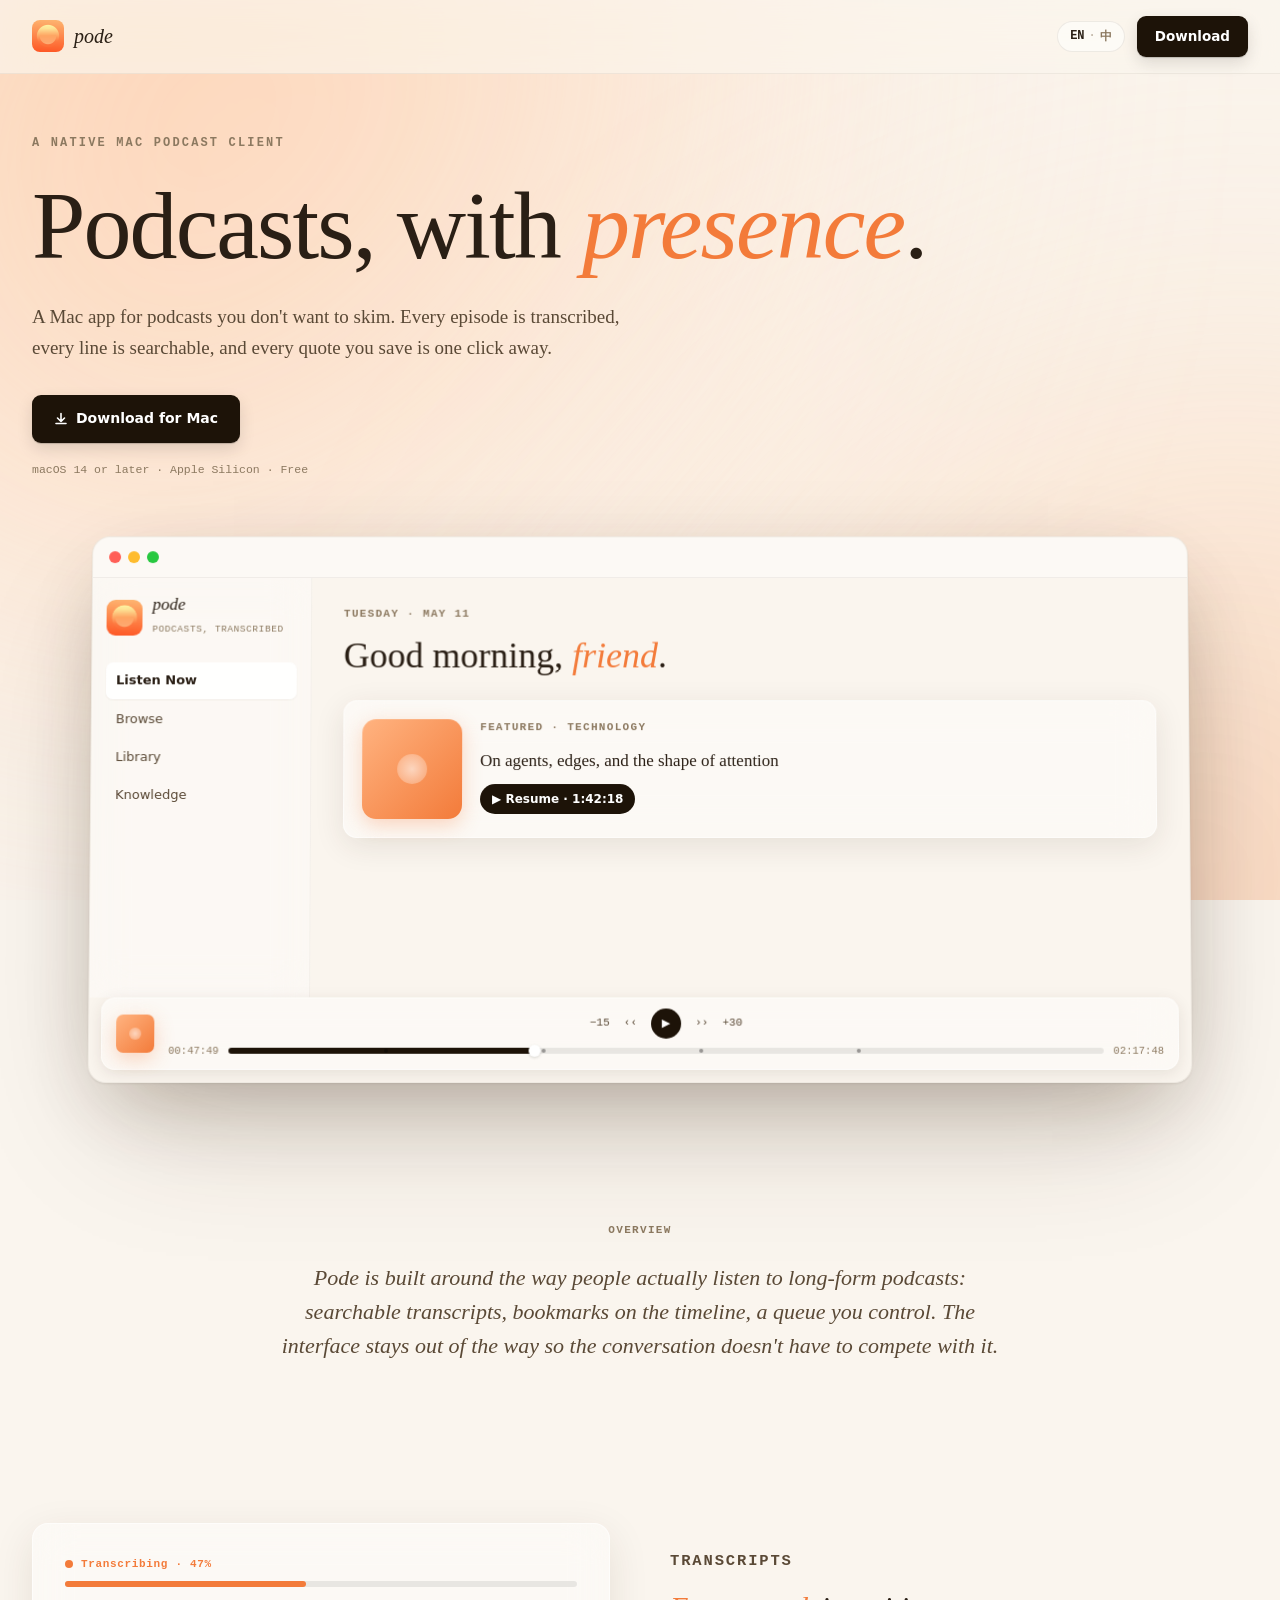
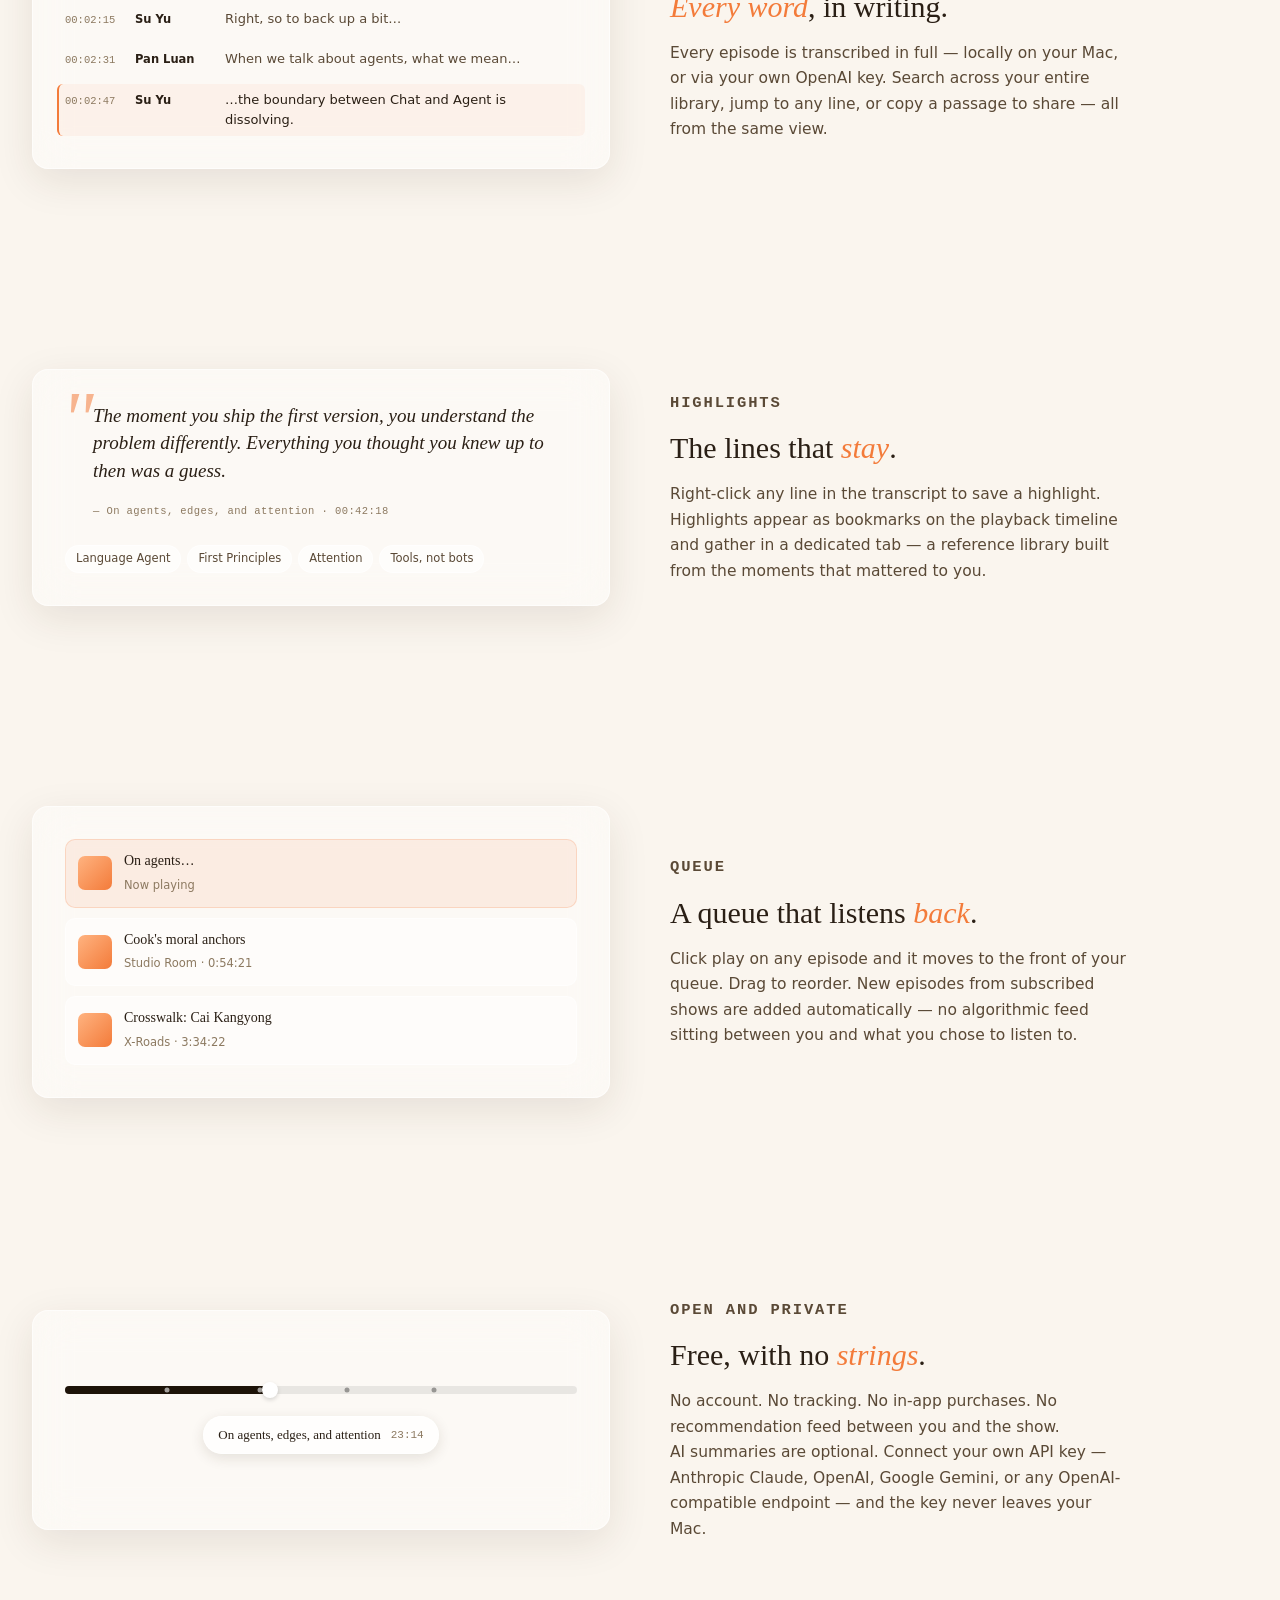
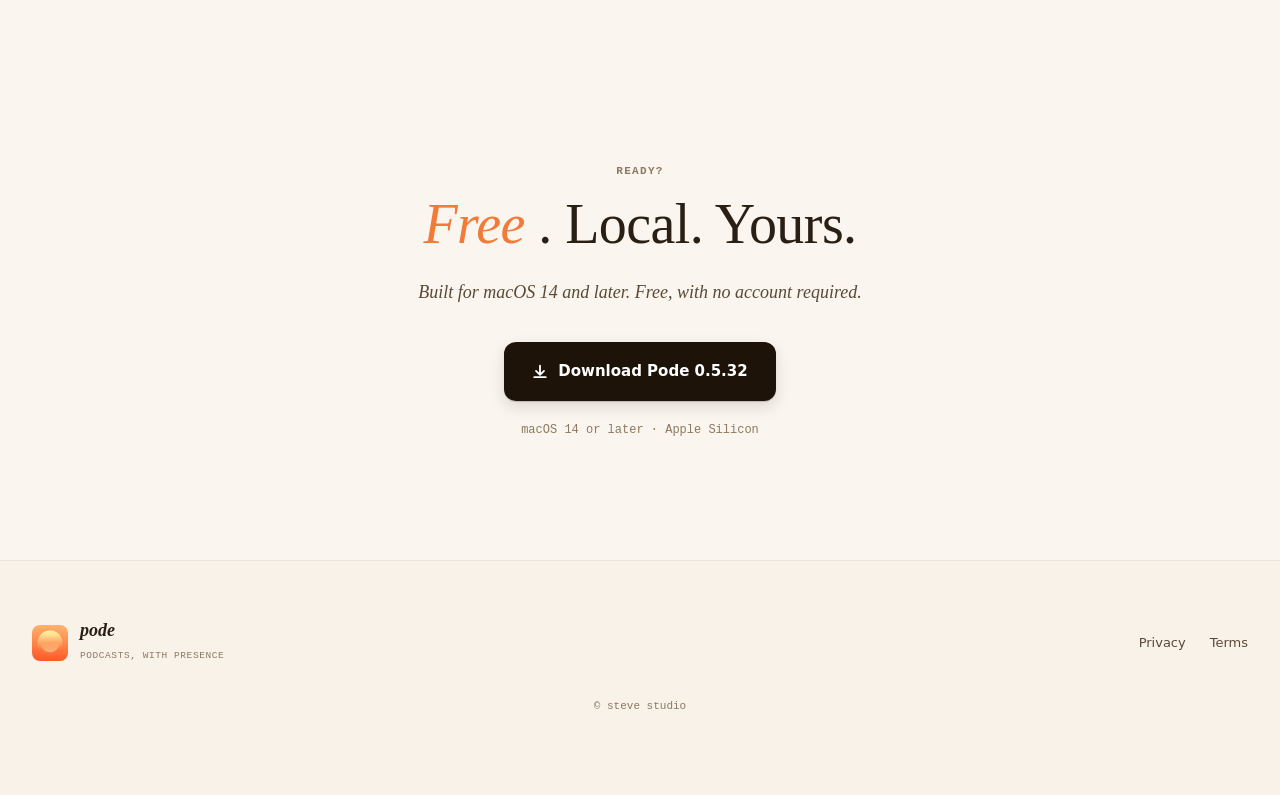
<file: docs/index.html>
<!DOCTYPE html>
<html lang="en" data-theme="light">
<head>
    <meta charset="UTF-8">
    <meta name="viewport" content="width=device-width, initial-scale=1.0">
    <title>Pode — Podcasts, with presence.</title>
    <meta name="description" content="A native Mac app for podcasts you actually want to remember. Beautifully transcribed, quietly organized, built around your attention.">

    <meta property="og:title" content="Pode — Podcasts, with presence.">
    <meta property="og:description" content="A native Mac app for podcasts you actually want to remember.">
    <meta property="og:image" content="./assets/icon-1024.png">
    <meta property="og:type" content="website">
    <meta name="twitter:card" content="summary_large_image">

    <link rel="icon" href="./assets/icon-1024.png">
    <link rel="apple-touch-icon" href="./assets/icon-1024.png">
    <link rel="stylesheet" href="./styles.css">
</head>
<body>
    <div class="bloom" aria-hidden="true">
        <div class="bloom__blob bloom__blob--a"></div>
        <div class="bloom__blob bloom__blob--b"></div>
    </div>

    <!-- ─────────────────  NAV  ───────────────── -->
    <nav class="nav">
        <a class="nav__brand" href="#">
            <img class="nav__icon" src="./assets/icon-128.png" alt="Pode">
            <span class="nav__wordmark">pode</span>
        </a>
        <div class="nav__right">
            <button class="lang-toggle" id="lang-toggle" aria-label="Toggle language">
                <span class="lang-toggle__opt" data-lang-opt="en">EN</span>
                <span class="lang-toggle__sep">·</span>
                <span class="lang-toggle__opt" data-lang-opt="zh">中</span>
            </button>
            <a class="btn btn--primary nav__cta" href="#download">
                <span data-i18n="nav.download">Download</span>
            </a>
        </div>
    </nav>

    <!-- ─────────────────  HERO  ───────────────── -->
    <header class="hero">
        <div class="hero__inner">
            <div class="hero__eyebrow" data-i18n="hero.eyebrow">A NATIVE MAC PODCAST CLIENT</div>

            <h1 class="hero__title">
                <span data-i18n="hero.title.before">Podcasts, with</span>
                <em data-i18n="hero.title.em">presence</em><span data-i18n="hero.title.after">.</span>
            </h1>

            <p class="hero__sub" data-i18n="hero.sub">
                A Mac app for podcasts you don't want to skim. Every episode is
                transcribed, every line is searchable, and every quote you save
                is one click away.
            </p>

            <div class="hero__actions">
                <a class="btn btn--primary btn--lg" href="#download">
                    <svg width="14" height="14" viewBox="0 0 14 14" fill="none" stroke="currentColor" stroke-width="1.6" stroke-linecap="round" stroke-linejoin="round" style="margin-right: 8px;">
                        <path d="M7 1.5v8M3.5 6L7 9.5 10.5 6M2 11.5h10"/>
                    </svg>
                    <span data-i18n="hero.cta.primary">Download for Mac</span>
                </a>
            </div>

            <p class="hero__meta">
                <span data-i18n="hero.req">macOS 14 or later · Apple Silicon · Free</span>
            </p>

            <!-- Hero mockup ----------------------------------------------------->
            <div class="hero__mockup">
                <div class="window">
                    <div class="window__chrome">
                        <span class="dot dot--red"></span>
                        <span class="dot dot--yellow"></span>
                        <span class="dot dot--green"></span>
                    </div>
                    <div class="window__body">
                        <aside class="window__sidebar">
                            <div class="window__brand">
                                <img src="./assets/icon-128.png" alt="">
                                <div>
                                    <strong>pode</strong>
                                    <small data-i18n="mockup.tagline">podcasts, transcribed</small>
                                </div>
                            </div>
                            <ul class="window__nav">
                                <li class="active"><span data-i18n="mockup.nav.listen">Listen Now</span></li>
                                <li><span data-i18n="mockup.nav.browse">Browse</span></li>
                                <li><span data-i18n="mockup.nav.library">Library</span></li>
                                <li><span data-i18n="mockup.nav.knowledge">Knowledge</span></li>
                            </ul>
                        </aside>
                        <main class="window__main">
                            <p class="eyebrow" data-i18n="mockup.today">TUESDAY · MAY 11</p>
                            <h2><span data-i18n="mockup.greeting.before">Good morning,</span> <em data-i18n="mockup.greeting.em">friend</em>.</h2>
                            <div class="window__featured">
                                <div class="window__cover"></div>
                                <div class="window__featured-meta">
                                    <p class="eyebrow" data-i18n="mockup.featured">FEATURED · TECHNOLOGY</p>
                                    <h3 data-i18n="mockup.epTitle">On agents, edges, and the shape of attention</h3>
                                    <div class="window__chip-row">
                                        <span class="chip chip--play">▶ <span data-i18n="mockup.resume">Resume · 1:42:18</span></span>
                                    </div>
                                </div>
                            </div>
                        </main>
                    </div>

                    <div class="window__dock">
                        <div class="window__cover window__cover--mini"></div>
                        <div class="window__dock-mid">
                            <div class="window__transport">
                                <span>−15</span><span>‹‹</span><span class="play">▶</span><span>››</span><span>+30</span>
                            </div>
                            <div class="window__scrub">
                                <span class="time">00:47:49</span>
                                <div class="track">
                                    <div class="track__fill"></div>
                                    <div class="track__dot" style="left: 18%"></div>
                                    <div class="track__dot" style="left: 36%"></div>
                                    <div class="track__dot" style="left: 54%"></div>
                                    <div class="track__dot" style="left: 72%"></div>
                                    <div class="track__handle"></div>
                                </div>
                                <span class="time">02:17:48</span>
                            </div>
                        </div>
                    </div>
                </div>
            </div>
        </div>
    </header>

    <!-- ─────────────────  OVERVIEW  ───────────────── -->
    <!-- A short brand statement between hero and feature sections.
         Sets the product positioning in one paragraph. -->
    <section class="section section--manifesto">
        <div class="section__inner manifesto">
            <p class="eyebrow" data-i18n="manifesto.eyebrow">OVERVIEW</p>
            <p class="manifesto__body" data-i18n="manifesto.body">
                Pode is built around the way people actually listen to long-form
                podcasts: searchable transcripts, bookmarks on the timeline, a
                queue you control. The interface stays out of the way so the
                conversation doesn't have to compete with it.
            </p>
        </div>
    </section>

    <!-- ─────────────────  STORY 1 — Transcription  ───────────────── -->
    <section class="section">
        <div class="section__inner">
            <div class="feature">
                <div class="feature__visual feature__visual--transcribe">
                    <div class="t-stage">
                        <span class="t-stage__dot"></span>
                        <span class="mono" data-i18n="feat.transcribe.stage">Transcribing · 47%</span>
                    </div>
                    <div class="t-bar"><div class="t-bar__fill"></div></div>
                    <div class="t-lines">
                        <div><span class="mono">00:02:15</span><em>Su Yu</em> Right, so to back up a bit…</div>
                        <div><span class="mono">00:02:31</span><em>Pan Luan</em> When we talk about agents, what we mean…</div>
                        <div class="t-line--active"><span class="mono">00:02:47</span><em>Su Yu</em> …the boundary between Chat and Agent is dissolving.</div>
                    </div>
                </div>
                <div class="feature__body">
                    <p class="eyebrow" data-i18n="story.t.eyebrow">TRANSCRIPTS</p>
                    <h3>
                        <em data-i18n="story.t.title.em">Every word</em><span data-i18n="story.t.title.after">, in writing.</span>
                    </h3>
                    <p data-i18n="story.t.body">
                        Every episode is transcribed in full — locally on your Mac,
                        or via your own OpenAI key. Search across your entire
                        library, jump to any line, or copy a passage to share —
                        all from the same view.
                    </p>
                </div>
            </div>
        </div>
    </section>

    <!-- ─────────────────  STORY 2 — Highlights / canon  ───────────────── -->
    <section class="section">
        <div class="section__inner">
            <div class="feature feature--alt">
                <div class="feature__body">
                    <p class="eyebrow" data-i18n="story.h.eyebrow">HIGHLIGHTS</p>
                    <h3>
                        <span data-i18n="story.h.title.before">The lines that</span>
                        <em data-i18n="story.h.title.em">stay</em><span data-i18n="story.h.title.after">.</span>
                    </h3>
                    <p data-i18n="story.h.body">
                        Right-click any line in the transcript to save a highlight.
                        Highlights appear as bookmarks on the playback timeline and
                        gather in a dedicated tab — a reference library built from
                        the moments that mattered to you.
                    </p>
                </div>
                <div class="feature__visual feature__visual--canon">
                    <div class="canon-quote">
                        <span class="canon-quote__mark">"</span>
                        <p data-i18n="story.h.quote">The moment you ship the first version, you understand the problem differently. Everything you thought you knew up to then was a guess.</p>
                        <small data-i18n="story.h.quote.attr">— On agents, edges, and attention · 00:42:18</small>
                    </div>
                    <div class="canon-chips">
                        <span class="ai-chip" data-i18n="story.h.chip1">Language Agent</span>
                        <span class="ai-chip" data-i18n="story.h.chip2">First Principles</span>
                        <span class="ai-chip" data-i18n="story.h.chip3">Attention</span>
                        <span class="ai-chip" data-i18n="story.h.chip4">Tools, not bots</span>
                    </div>
                </div>
            </div>
        </div>
    </section>

    <!-- ─────────────────  STORY 3 — Queue / attention  ───────────────── -->
    <section class="section">
        <div class="section__inner">
            <div class="feature">
                <div class="feature__visual feature__visual--queue">
                    <div class="queue-row queue-row--now">
                        <span class="queue-row__cover"></span>
                        <div>
                            <strong>On agents…</strong>
                            <small data-i18n="feat.queue.now">Now playing</small>
                        </div>
                    </div>
                    <div class="queue-row">
                        <span class="queue-row__cover"></span>
                        <div>
                            <strong data-i18n="feat.queue.up1">Cook's moral anchors</strong>
                            <small>Studio Room · 0:54:21</small>
                        </div>
                    </div>
                    <div class="queue-row">
                        <span class="queue-row__cover"></span>
                        <div>
                            <strong data-i18n="feat.queue.up2">Crosswalk: Cai Kangyong</strong>
                            <small>X-Roads · 3:34:22</small>
                        </div>
                    </div>
                </div>
                <div class="feature__body">
                    <p class="eyebrow" data-i18n="story.q.eyebrow">QUEUE</p>
                    <h3>
                        <span data-i18n="story.q.title.before">A queue that listens</span>
                        <em data-i18n="story.q.title.em">back</em><span data-i18n="story.q.title.after">.</span>
                    </h3>
                    <p data-i18n="story.q.body">
                        Click play on any episode and it moves to the front of
                        your queue. Drag to reorder. New episodes from subscribed
                        shows are added automatically — no algorithmic feed
                        sitting between you and what you chose to listen to.
                    </p>
                </div>
            </div>
        </div>
    </section>

    <!-- ─────────────────  STORY 4 — Interface  ───────────────── -->
    <section class="section">
        <div class="section__inner">
            <div class="feature feature--alt">
                <div class="feature__body">
                    <p class="eyebrow" data-i18n="story.i.eyebrow">OPEN AND PRIVATE</p>
                    <h3>
                        <span data-i18n="story.i.title.before">Free, with no</span>
                        <em data-i18n="story.i.title.em">strings</em><span data-i18n="story.i.title.after">.</span>
                    </h3>
                    <p data-i18n="story.i.body">
                        No account. No tracking. No in-app purchases. No
                        recommendation feed between you and the show.
                    </p>
                    <p data-i18n="story.i.tail">
                        AI summaries are optional. Connect your own API key —
                        Anthropic Claude, OpenAI, Google Gemini, or any
                        OpenAI-compatible endpoint — and the key never leaves
                        your Mac.
                    </p>
                </div>
                <div class="feature__visual feature__visual--scrubber">
                    <div class="mini-track">
                        <div class="mini-track__fill"></div>
                        <div class="mini-track__dot" style="left: 20%"></div>
                        <div class="mini-track__dot" style="left: 38%"></div>
                        <div class="mini-track__dot" style="left: 55%"></div>
                        <div class="mini-track__dot" style="left: 72%"></div>
                        <div class="mini-track__handle"></div>
                    </div>
                    <div class="mini-pill">
                        <span data-i18n="story.i.pillTitle">On agents, edges, and attention</span>
                        <span class="mono">23:14</span>
                    </div>
                </div>
            </div>
        </div>
    </section>

    <!-- ─────────────────  DOWNLOAD  ───────────────── -->
    <section class="section section--cta" id="download">
        <div class="section__inner cta">
            <p class="eyebrow" data-i18n="cta.eyebrow">READY?</p>
            <h2 class="section__title">
                <em data-i18n="cta.title.em">Free</em>
                <span data-i18n="cta.title.after">. Local. Yours.</span>
            </h2>
            <p class="cta__sub" data-i18n="cta.sub">
                Built for macOS 14 and later. Free, with no account required.
            </p>

            <a class="btn btn--primary btn--xl" href="./assets/Pode-0.5.32.dmg" download>
                <svg width="16" height="16" viewBox="0 0 14 14" fill="none" stroke="currentColor" stroke-width="1.6" stroke-linecap="round" stroke-linejoin="round" style="margin-right: 10px;">
                    <path d="M7 1.5v8M3.5 6L7 9.5 10.5 6M2 11.5h10"/>
                </svg>
                <span data-i18n="cta.btn">Download Pode 0.5.32</span>
            </a>

            <p class="cta__meta">
                <span data-i18n="cta.req">macOS 14 or later · Apple Silicon</span>
            </p>
        </div>
    </section>

    <!-- ─────────────────  FOOTER  ───────────────── -->
    <footer class="footer">
        <div class="footer__inner">
            <div class="footer__brand">
                <img src="./assets/icon-128.png" alt="">
                <div>
                    <strong>pode</strong>
                    <small data-i18n="footer.tagline">podcasts, with presence</small>
                </div>
            </div>
            <div class="footer__links">
                <a href="./privacy.html" data-i18n="footer.privacy">Privacy</a>
                <a href="./terms.html" data-i18n="footer.terms">Terms</a>
            </div>
            <p class="footer__copy" data-i18n="footer.copy">© steve studio</p>
        </div>
    </footer>

    <script src="./app.js"></script>
</body>
</html>
</file>
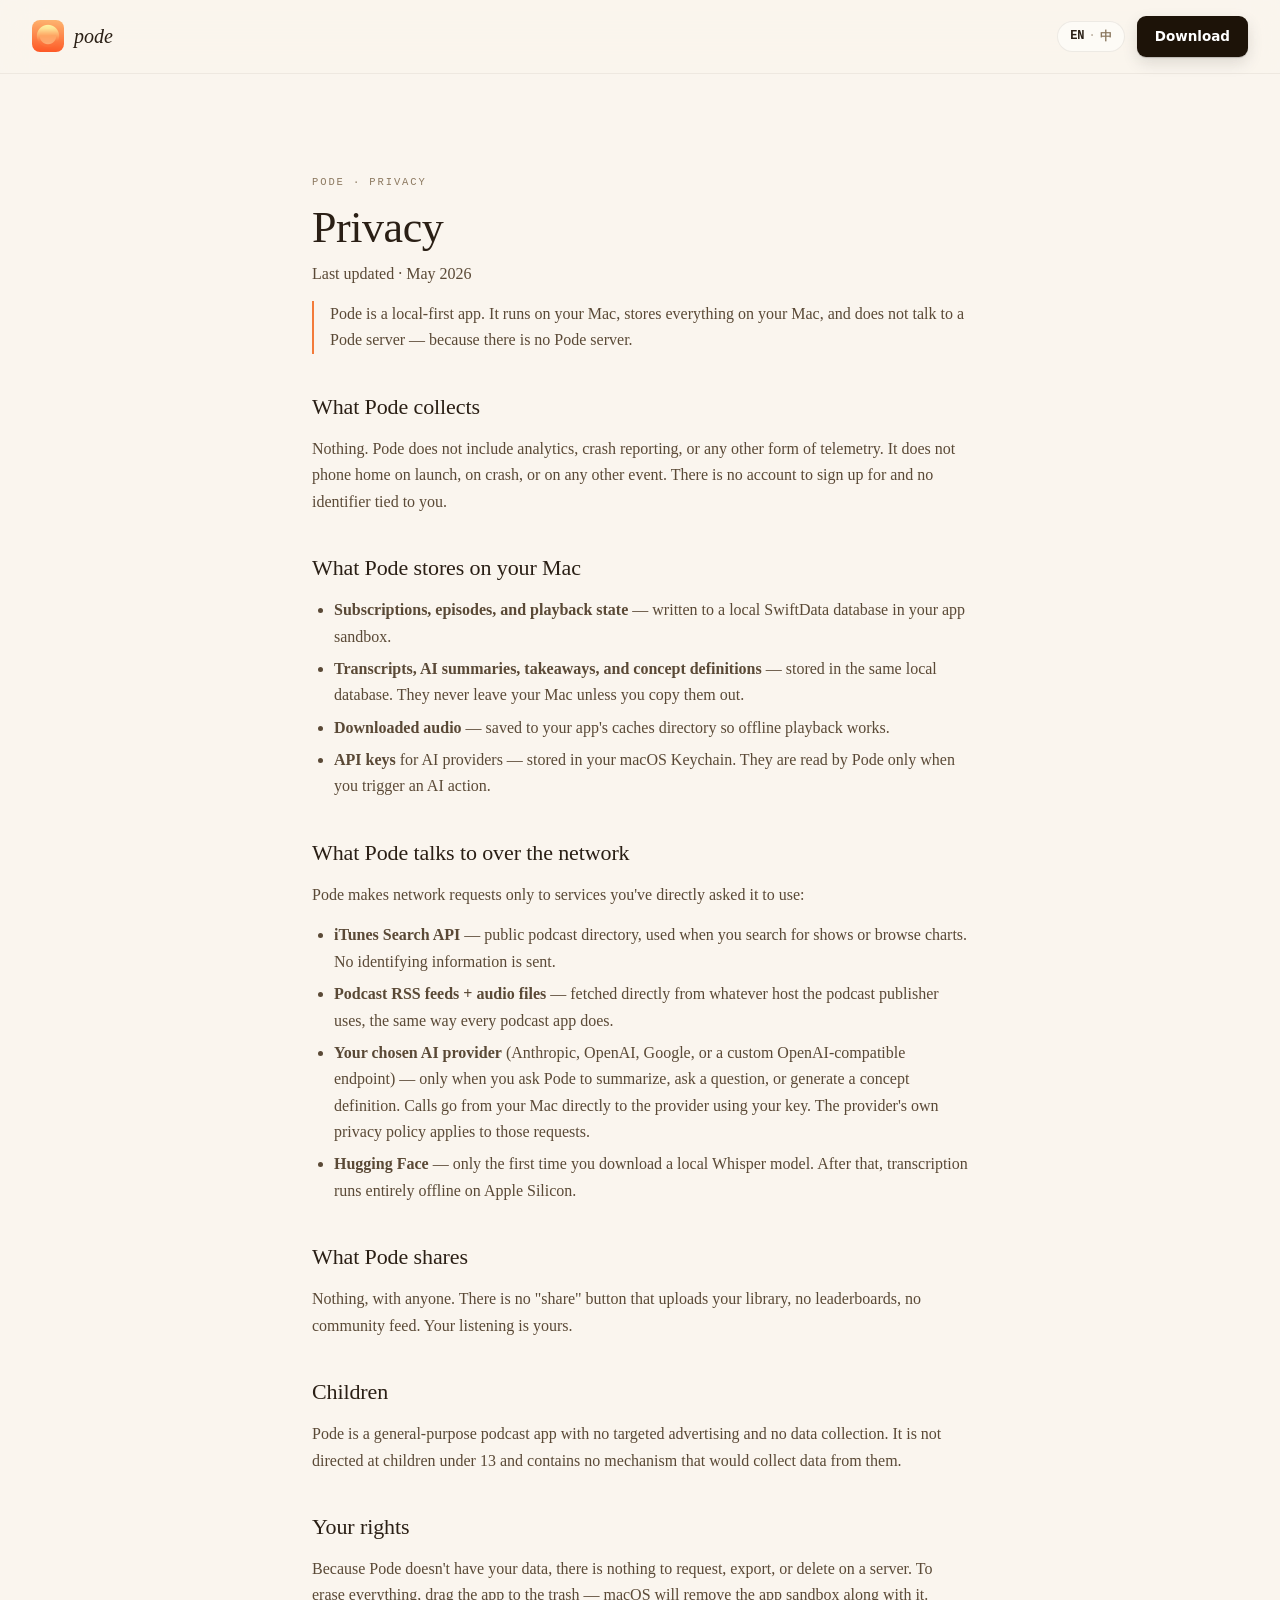
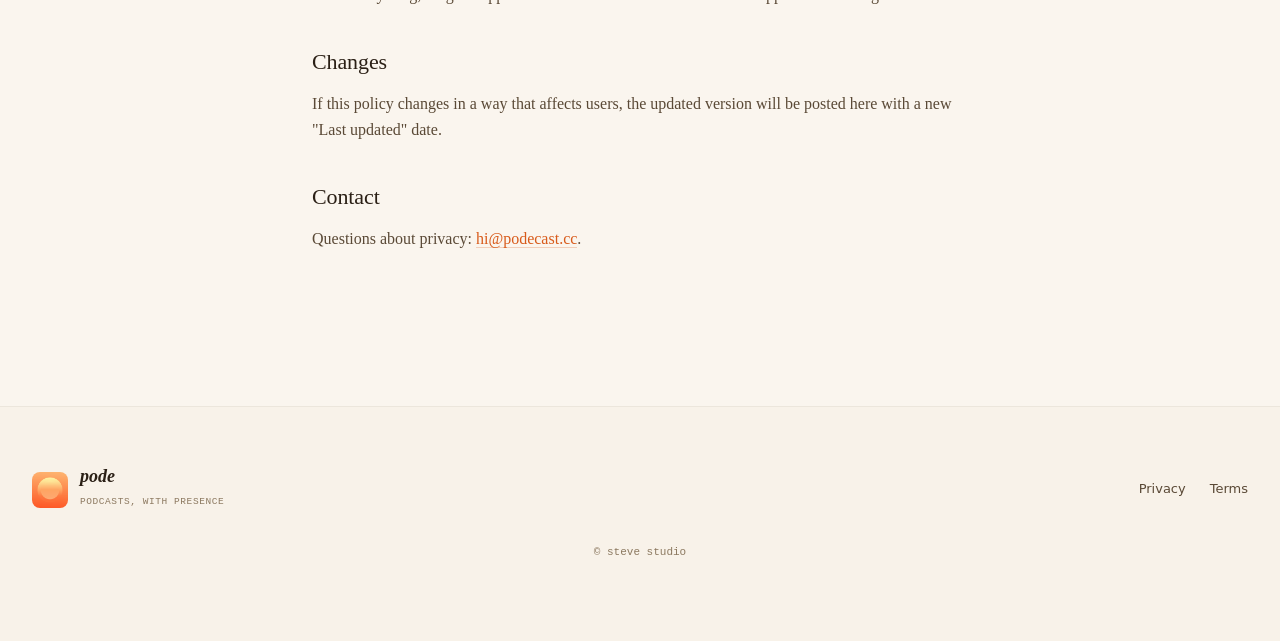
<file: docs/privacy.html>
<!DOCTYPE html>
<html lang="en">
<head>
    <meta charset="UTF-8">
    <meta name="viewport" content="width=device-width, initial-scale=1.0">
    <title>Privacy — Pode</title>
    <meta name="description" content="Pode does not collect telemetry. Everything lives on your Mac.">
    <link rel="icon" href="./assets/icon-1024.png">
    <link rel="apple-touch-icon" href="./assets/icon-1024.png">
    <link rel="stylesheet" href="./styles.css">
</head>
<body>
    <!-- ─────────────────  NAV  ───────────────── -->
    <nav class="nav">
        <a class="nav__brand" href="./">
            <img class="nav__icon" src="./assets/icon-128.png" alt="Pode">
            <span class="nav__wordmark">pode</span>
        </a>
        <div class="nav__right">
            <button class="lang-toggle" id="lang-toggle" aria-label="Toggle language">
                <span class="lang-toggle__opt" data-lang-opt="en">EN</span>
                <span class="lang-toggle__sep">·</span>
                <span class="lang-toggle__opt" data-lang-opt="zh">中</span>
            </button>
            <a class="btn btn--primary nav__cta" href="./#download">
                <span data-i18n="nav.download">Download</span>
            </a>
        </div>
    </nav>

    <main class="legal">
        <div class="legal__eyebrow" data-i18n="privacy.eyebrow">Pode · Privacy</div>
        <h1 data-i18n="privacy.title">Privacy</h1>
        <p class="legal__meta" data-i18n="privacy.updated">Last updated · May 2026</p>

        <p class="legal__lead" data-i18n="privacy.lead">
            Pode is a local-first app. It runs on your Mac, stores everything on your Mac,
            and does not talk to a Pode server — because there is no Pode server.
        </p>

        <h2 data-i18n="privacy.h.collect">What Pode collects</h2>
        <p data-i18n="privacy.collect.body">
            Nothing. Pode does not include analytics, crash reporting, or any other form
            of telemetry. It does not phone home on launch, on crash, or on any other
            event. There is no account to sign up for and no identifier tied to you.
        </p>

        <h2 data-i18n="privacy.h.stores">What Pode stores on your Mac</h2>
        <ul>
            <li data-i18n="privacy.stores.subs">
                <strong>Subscriptions, episodes, and playback state</strong> — written to a local
                SwiftData database in your app sandbox.
            </li>
            <li data-i18n="privacy.stores.transcripts">
                <strong>Transcripts, AI summaries, takeaways, and concept definitions</strong> —
                stored in the same local database. They never leave your Mac unless you copy them out.
            </li>
            <li data-i18n="privacy.stores.audio">
                <strong>Downloaded audio</strong> — saved to your app's caches directory so
                offline playback works.
            </li>
            <li data-i18n="privacy.stores.keys">
                <strong>API keys</strong> for AI providers — stored in your macOS Keychain.
                They are read by Pode only when you trigger an AI action.
            </li>
        </ul>

        <h2 data-i18n="privacy.h.third">What Pode talks to over the network</h2>
        <p data-i18n="privacy.third.lead">
            Pode makes network requests only to services you've directly asked it to use:
        </p>
        <ul>
            <li data-i18n="privacy.third.itunes">
                <strong>iTunes Search API</strong> — public podcast directory, used when
                you search for shows or browse charts. No identifying information is sent.
            </li>
            <li data-i18n="privacy.third.rss">
                <strong>Podcast RSS feeds + audio files</strong> — fetched directly from
                whatever host the podcast publisher uses, the same way every podcast app does.
            </li>
            <li data-i18n="privacy.third.ai">
                <strong>Your chosen AI provider</strong> (Anthropic, OpenAI, Google, or a
                custom OpenAI-compatible endpoint) — only when you ask Pode to summarize,
                ask a question, or generate a concept definition. Calls go from your Mac
                directly to the provider using your key. The provider's own privacy policy
                applies to those requests.
            </li>
            <li data-i18n="privacy.third.hf">
                <strong>Hugging Face</strong> — only the first time you download a local
                Whisper model. After that, transcription runs entirely offline on Apple Silicon.
            </li>
        </ul>

        <h2 data-i18n="privacy.h.share">What Pode shares</h2>
        <p data-i18n="privacy.share.body">
            Nothing, with anyone. There is no "share" button that uploads your library,
            no leaderboards, no community feed. Your listening is yours.
        </p>

        <h2 data-i18n="privacy.h.children">Children</h2>
        <p data-i18n="privacy.children.body">
            Pode is a general-purpose podcast app with no targeted advertising and no
            data collection. It is not directed at children under 13 and contains no
            mechanism that would collect data from them.
        </p>

        <h2 data-i18n="privacy.h.rights">Your rights</h2>
        <p data-i18n="privacy.rights.body">
            Because Pode doesn't have your data, there is nothing to request, export,
            or delete on a server. To erase everything, drag the app to the trash —
            macOS will remove the app sandbox along with it.
        </p>

        <h2 data-i18n="privacy.h.changes">Changes</h2>
        <p data-i18n="privacy.changes.body">
            If this policy changes in a way that affects users, the updated version
            will be posted here with a new "Last updated" date.
        </p>

        <h2 data-i18n="privacy.h.contact">Contact</h2>
        <p data-i18n="privacy.contact.body">
            Questions about privacy: <a href="mailto:hi@podecast.cc">hi@podecast.cc</a>.
        </p>
    </main>

    <footer class="footer">
        <div class="footer__inner">
            <div class="footer__brand">
                <img src="./assets/icon-128.png" alt="">
                <div>
                    <strong>pode</strong>
                    <small data-i18n="footer.tagline">podcasts, with presence</small>
                </div>
            </div>
            <div class="footer__links">
                <a href="./privacy.html" data-i18n="footer.privacy">Privacy</a>
                <a href="./terms.html" data-i18n="footer.terms">Terms</a>
            </div>
            <p class="footer__copy" data-i18n="footer.copy">© steve studio</p>
        </div>
    </footer>

    <script src="./app.js"></script>
</body>
</html>
</file>
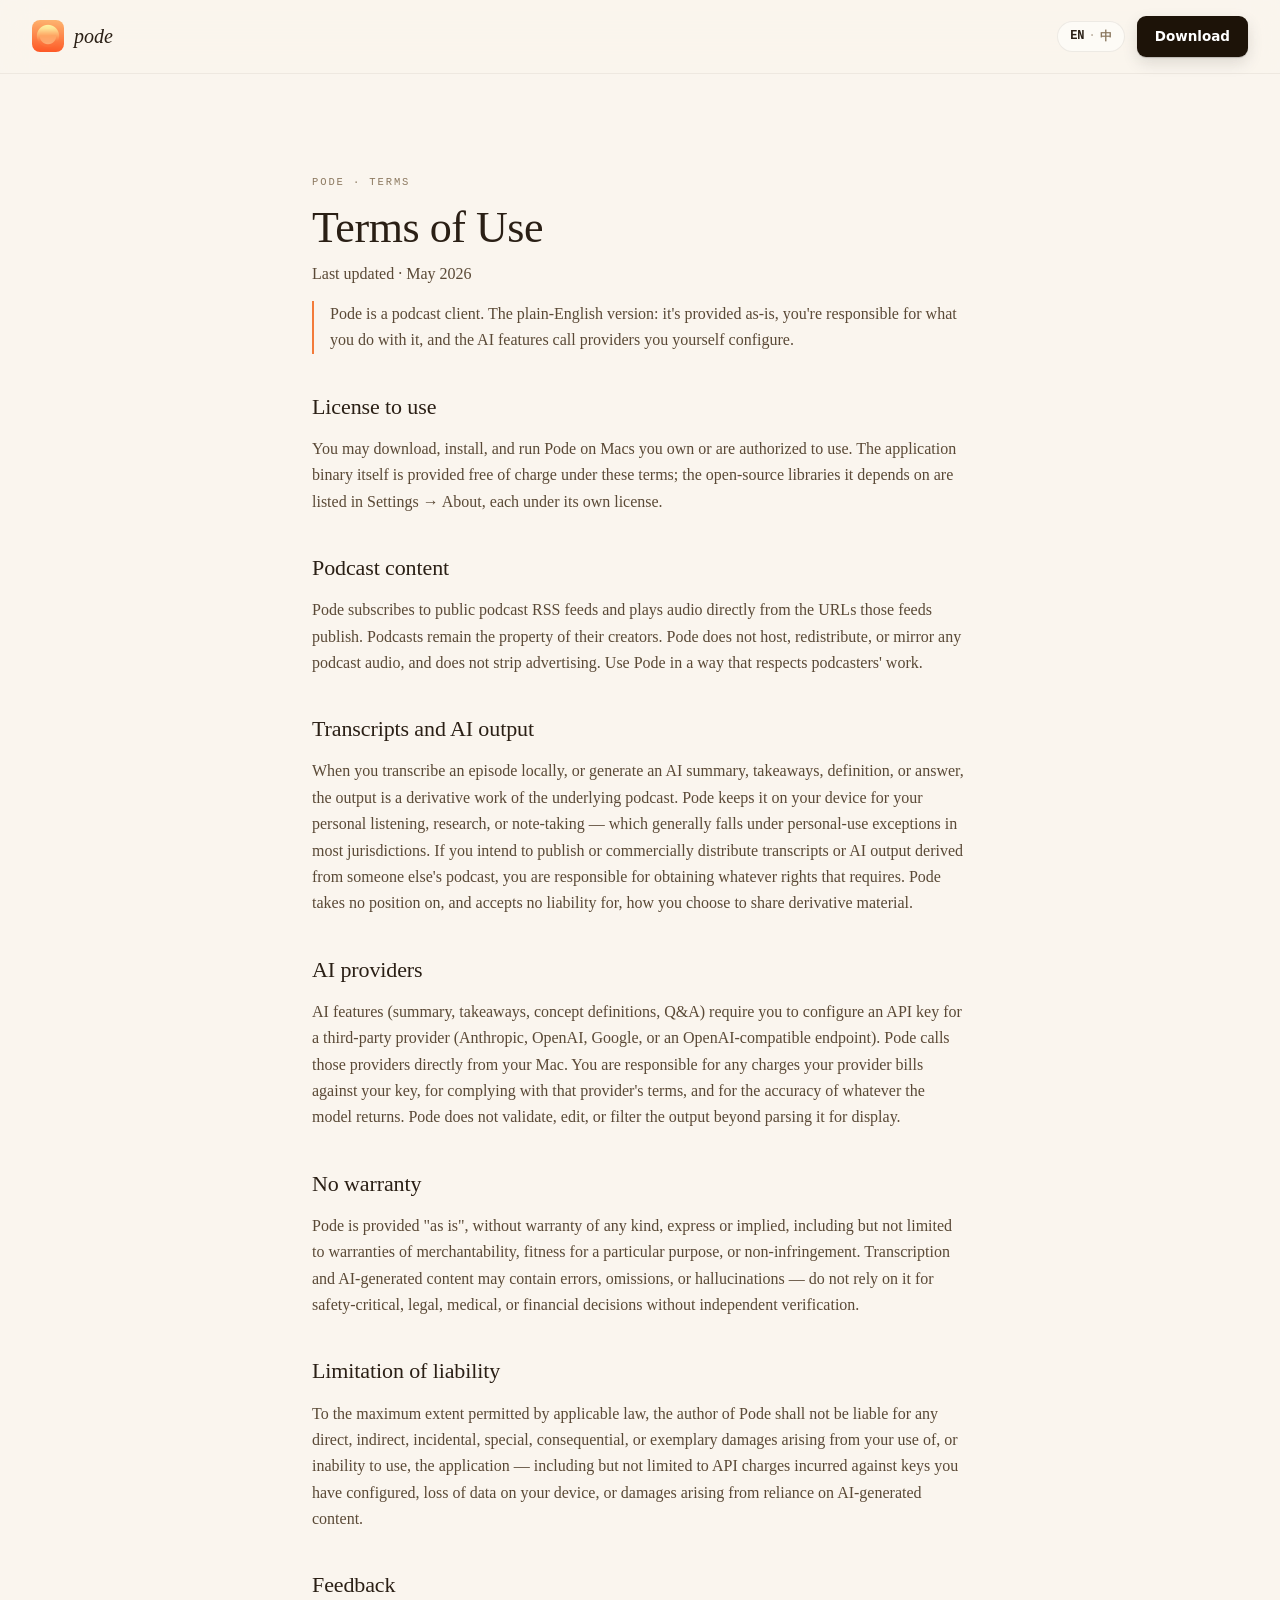
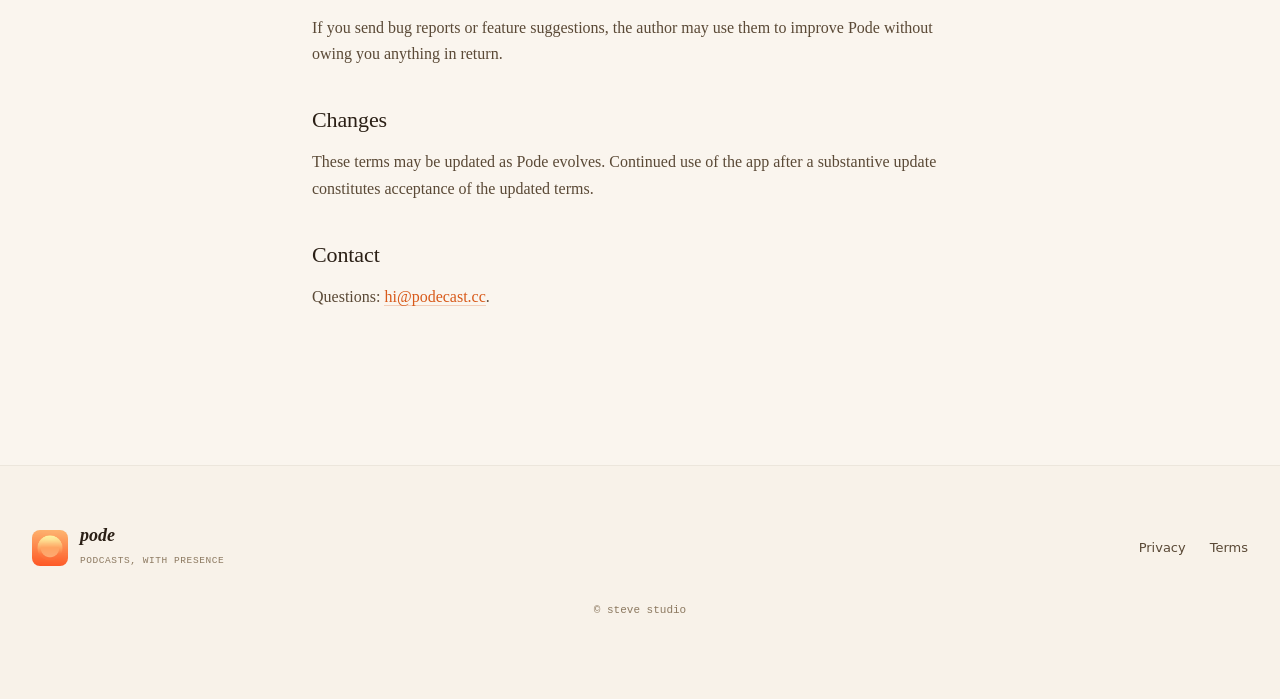
<file: docs/terms.html>
<!DOCTYPE html>
<html lang="en">
<head>
    <meta charset="UTF-8">
    <meta name="viewport" content="width=device-width, initial-scale=1.0">
    <title>Terms — Pode</title>
    <meta name="description" content="Terms of use for the Pode macOS app.">
    <link rel="icon" href="./assets/icon-1024.png">
    <link rel="apple-touch-icon" href="./assets/icon-1024.png">
    <link rel="stylesheet" href="./styles.css">
</head>
<body>
    <nav class="nav">
        <a class="nav__brand" href="./">
            <img class="nav__icon" src="./assets/icon-128.png" alt="Pode">
            <span class="nav__wordmark">pode</span>
        </a>
        <div class="nav__right">
            <button class="lang-toggle" id="lang-toggle" aria-label="Toggle language">
                <span class="lang-toggle__opt" data-lang-opt="en">EN</span>
                <span class="lang-toggle__sep">·</span>
                <span class="lang-toggle__opt" data-lang-opt="zh">中</span>
            </button>
            <a class="btn btn--primary nav__cta" href="./#download">
                <span data-i18n="nav.download">Download</span>
            </a>
        </div>
    </nav>

    <main class="legal">
        <div class="legal__eyebrow" data-i18n="terms.eyebrow">Pode · Terms</div>
        <h1 data-i18n="terms.title">Terms of Use</h1>
        <p class="legal__meta" data-i18n="terms.updated">Last updated · May 2026</p>

        <p class="legal__lead" data-i18n="terms.lead">
            Pode is a podcast client. The plain-English version: it's provided as-is,
            you're responsible for what you do with it, and the AI features call
            providers you yourself configure.
        </p>

        <h2 data-i18n="terms.h.license">License to use</h2>
        <p data-i18n="terms.license.body">
            You may download, install, and run Pode on Macs you own or are authorized
            to use. The application binary itself is provided free of charge under
            these terms; the open-source libraries it depends on are listed in
            Settings → About, each under its own license.
        </p>

        <h2 data-i18n="terms.h.content">Podcast content</h2>
        <p data-i18n="terms.content.body">
            Pode subscribes to public podcast RSS feeds and plays audio directly from
            the URLs those feeds publish. Podcasts remain the property of their
            creators. Pode does not host, redistribute, or mirror any podcast audio,
            and does not strip advertising. Use Pode in a way that respects
            podcasters' work.
        </p>

        <h2 data-i18n="terms.h.transcripts">Transcripts and AI output</h2>
        <p data-i18n="terms.transcripts.body">
            When you transcribe an episode locally, or generate an AI summary,
            takeaways, definition, or answer, the output is a derivative work of the
            underlying podcast. Pode keeps it on your device for your personal
            listening, research, or note-taking — which generally falls under
            personal-use exceptions in most jurisdictions. If you intend to publish
            or commercially distribute transcripts or AI output derived from someone
            else's podcast, you are responsible for obtaining whatever rights that
            requires. Pode takes no position on, and accepts no liability for, how
            you choose to share derivative material.
        </p>

        <h2 data-i18n="terms.h.ai">AI providers</h2>
        <p data-i18n="terms.ai.body">
            AI features (summary, takeaways, concept definitions, Q&A) require you to
            configure an API key for a third-party provider (Anthropic, OpenAI,
            Google, or an OpenAI-compatible endpoint). Pode calls those providers
            directly from your Mac. You are responsible for any charges your provider
            bills against your key, for complying with that provider's terms, and for
            the accuracy of whatever the model returns. Pode does not validate, edit,
            or filter the output beyond parsing it for display.
        </p>

        <h2 data-i18n="terms.h.warranty">No warranty</h2>
        <p data-i18n="terms.warranty.body">
            Pode is provided "as is", without warranty of any kind, express or
            implied, including but not limited to warranties of merchantability,
            fitness for a particular purpose, or non-infringement. Transcription
            and AI-generated content may contain errors, omissions, or
            hallucinations — do not rely on it for safety-critical, legal, medical,
            or financial decisions without independent verification.
        </p>

        <h2 data-i18n="terms.h.liability">Limitation of liability</h2>
        <p data-i18n="terms.liability.body">
            To the maximum extent permitted by applicable law, the author of Pode
            shall not be liable for any direct, indirect, incidental, special,
            consequential, or exemplary damages arising from your use of, or
            inability to use, the application — including but not limited to API
            charges incurred against keys you have configured, loss of data on
            your device, or damages arising from reliance on AI-generated content.
        </p>

        <h2 data-i18n="terms.h.feedback">Feedback</h2>
        <p data-i18n="terms.feedback.body">
            If you send bug reports or feature suggestions, the author may use them
            to improve Pode without owing you anything in return.
        </p>

        <h2 data-i18n="terms.h.changes">Changes</h2>
        <p data-i18n="terms.changes.body">
            These terms may be updated as Pode evolves. Continued use of the app
            after a substantive update constitutes acceptance of the updated terms.
        </p>

        <h2 data-i18n="terms.h.contact">Contact</h2>
        <p data-i18n="terms.contact.body">
            Questions: <a href="mailto:hi@podecast.cc">hi@podecast.cc</a>.
        </p>
    </main>

    <footer class="footer">
        <div class="footer__inner">
            <div class="footer__brand">
                <img src="./assets/icon-128.png" alt="">
                <div>
                    <strong>pode</strong>
                    <small data-i18n="footer.tagline">podcasts, with presence</small>
                </div>
            </div>
            <div class="footer__links">
                <a href="./privacy.html" data-i18n="footer.privacy">Privacy</a>
                <a href="./terms.html" data-i18n="footer.terms">Terms</a>
            </div>
            <p class="footer__copy" data-i18n="footer.copy">© steve studio</p>
        </div>
    </footer>

    <script src="./app.js"></script>
</body>
</html>
</file>
<file: docs/styles.css>
/* =============================================================
   Pode website — mirrors the macOS app's design tokens directly.
   Paper-warm canvas, orange bloom, italic serif headlines,
   liquid-glass surfaces, Ink hierarchy.
   ============================================================= */

:root {
    /* Paper background — same cream the app uses for its canvas. */
    --paper:           #faf5ee;
    --paper-deep:      #f4ede0;

    /* Ink scale — warm dark browns, not pure black. */
    --ink-primary:     #2a1f15;
    --ink-secondary:   #5a4936;
    --ink-tertiary:    #8c7960;
    --ink-on-paper:    #1d1308;

    /* Brand orange — from the app icon's gradient. */
    --accent:          #f37b3a;
    --accent-soft:     #fbd3b6;
    --accent-deep:     #d85a1a;

    /* Glass surfaces — translucent white over the bloom. */
    --glass:           rgba(255, 255, 255, 0.42);
    --glass-strong:    rgba(255, 255, 255, 0.62);
    --glass-stroke:    rgba(255, 255, 255, 0.55);
    --glass-shadow:    rgba(60, 40, 20, 0.10);

    /* Typography — system fonts that match the app's serif/sans/mono. */
    --serif:           "New York", "Iowan Old Style", Georgia, "PingFang SC", "Songti SC", serif;
    --sans:            -apple-system, BlinkMacSystemFont, "SF Pro Text", "PingFang SC", system-ui, sans-serif;
    --mono:            "SF Mono", "JetBrains Mono", ui-monospace, monospace;

    --radius-card:     16px;
    --radius-pill:     999px;

    /* Page rhythm. */
    --max-width:       1240px;
    --gutter:          32px;
}

* { box-sizing: border-box; margin: 0; padding: 0; }

html { scroll-behavior: smooth; }

body {
    font-family: var(--sans);
    color: var(--ink-primary);
    background: var(--paper);
    line-height: 1.55;
    -webkit-font-smoothing: antialiased;
    -moz-osx-font-smoothing: grayscale;
    overflow-x: hidden;
}

/* ─────  Bloom layer  ───── */
/* Soft warm radial blooms behind everything — same idea as the app's
   BloomLayer view: two large orange blobs to give the cream paper a
   warm, lit-from-within feel. Fixed position so they stay anchored
   as the user scrolls. */
.bloom {
    position: fixed;
    inset: 0;
    z-index: -1;
    overflow: hidden;
    pointer-events: none;
}
.bloom__blob {
    position: absolute;
    width: 1200px;
    height: 1200px;
    border-radius: 50%;
    filter: blur(180px);
    opacity: 0.55;
}
.bloom__blob--a {
    top: -400px;
    left: -300px;
    background: radial-gradient(circle at 30% 30%, #ffaa6f 0%, #ffd9bd 50%, transparent 70%);
}
.bloom__blob--b {
    bottom: -500px;
    right: -400px;
    background: radial-gradient(circle at 70% 70%, #f37b3a 0%, #ffc99e 45%, transparent 70%);
    opacity: 0.35;
}

/* ─────  Shared text styles  ───── */
.eyebrow {
    font-family: var(--mono);
    font-size: 11px;
    letter-spacing: 0.12em;
    color: var(--ink-tertiary);
    font-weight: 600;
    text-transform: uppercase;
    margin-bottom: 14px;
}

.mono { font-family: var(--mono); }

em {
    font-family: var(--serif);
    font-style: italic;
    color: var(--accent);
    font-weight: 500;
}

/* ─────  NAV  ───── */
.nav {
    position: sticky;
    top: 0;
    z-index: 50;
    display: flex;
    align-items: center;
    justify-content: space-between;
    padding: 16px var(--gutter);
    backdrop-filter: blur(20px) saturate(150%);
    -webkit-backdrop-filter: blur(20px) saturate(150%);
    background: rgba(250, 245, 238, 0.7);
    border-bottom: 1px solid rgba(60, 40, 20, 0.06);
}

.nav__brand {
    display: flex;
    align-items: center;
    gap: 10px;
    text-decoration: none;
    color: inherit;
}

.nav__icon {
    width: 32px;
    height: 32px;
    border-radius: 8px;
}

.nav__wordmark {
    font-family: var(--serif);
    font-style: italic;
    font-size: 20px;
    font-weight: 500;
    color: var(--ink-primary);
}

.nav__right {
    display: flex;
    align-items: center;
    gap: 12px;
}

/* ─────  Language toggle  ───── */
.lang-toggle {
    display: inline-flex;
    align-items: center;
    gap: 4px;
    padding: 6px 12px;
    font-family: var(--mono);
    font-size: 12px;
    font-weight: 600;
    color: var(--ink-tertiary);
    background: rgba(255, 255, 255, 0.5);
    border: 1px solid rgba(60, 40, 20, 0.08);
    border-radius: var(--radius-pill);
    cursor: pointer;
    transition: color 120ms ease, background 120ms ease;
}
.lang-toggle:hover {
    color: var(--ink-primary);
    background: rgba(255, 255, 255, 0.75);
}
.lang-toggle__opt {
    transition: color 120ms ease;
}
.lang-toggle__opt[data-lang-active] {
    color: var(--ink-primary);
}
.lang-toggle__sep {
    color: var(--ink-tertiary);
    opacity: 0.5;
}

/* ─────  Buttons  ───── */
.btn {
    display: inline-flex;
    align-items: center;
    justify-content: center;
    padding: 10px 18px;
    font-family: var(--sans);
    font-size: 13.5px;
    font-weight: 600;
    text-decoration: none;
    border-radius: 9px;
    cursor: pointer;
    transition: transform 150ms ease, box-shadow 150ms ease, background 120ms ease;
    border: none;
    white-space: nowrap;
}

.btn--primary {
    background: var(--ink-on-paper);
    color: #fff;
    box-shadow: 0 1px 1px rgba(0, 0, 0, 0.18), 0 6px 16px rgba(0, 0, 0, 0.12);
}
.btn--primary:hover {
    transform: translateY(-1px);
    box-shadow: 0 2px 2px rgba(0, 0, 0, 0.18), 0 10px 22px rgba(0, 0, 0, 0.16);
}

.btn--ghost {
    background: rgba(255, 255, 255, 0.7);
    color: var(--ink-primary);
    border: 1px solid rgba(60, 40, 20, 0.10);
}
.btn--ghost:hover {
    background: rgba(255, 255, 255, 0.9);
}

.btn--lg {
    padding: 13px 22px;
    font-size: 14px;
}
.btn--xl {
    padding: 18px 28px;
    font-size: 15px;
    border-radius: 12px;
}

/* ─────  HERO  ───── */
.hero {
    padding: 60px var(--gutter) 80px;
}

.hero__inner {
    max-width: var(--max-width);
    margin: 0 auto;
}

.hero__eyebrow {
    font-family: var(--mono);
    font-size: 12px;
    font-weight: 700;
    letter-spacing: 0.18em;
    color: var(--ink-tertiary);
    text-transform: uppercase;
    margin-bottom: 24px;
}

.hero__title {
    font-family: var(--serif);
    font-weight: 500;
    font-size: clamp(48px, 8vw, 96px);
    line-height: 1.02;
    letter-spacing: -0.02em;
    color: var(--ink-primary);
    margin-bottom: 28px;
    max-width: 900px;
}
.hero__title em {
    color: var(--accent);
}

.hero__sub {
    font-family: var(--serif);
    font-size: 19px;
    line-height: 1.6;
    color: var(--ink-secondary);
    max-width: 620px;
    margin-bottom: 32px;
}

.hero__actions {
    display: flex;
    flex-wrap: wrap;
    gap: 12px;
    margin-bottom: 18px;
}

.hero__meta {
    font-family: var(--mono);
    font-size: 11.5px;
    color: var(--ink-tertiary);
    margin-bottom: 56px;
}

/* ─────  Window mockup  ───── */
/* A simplified rendering of the app — gives visitors a feel without
   needing live screenshots. Static CSS only, no images required. */
.hero__mockup {
    perspective: 2200px;
}
.window {
    background: var(--paper);
    border-radius: 18px;
    box-shadow:
        0 1px 2px rgba(0, 0, 0, 0.08),
        0 30px 80px -20px rgba(60, 40, 20, 0.30),
        0 60px 140px -30px rgba(60, 40, 20, 0.20);
    overflow: hidden;
    transform: rotateX(2deg);
    max-width: 1100px;
    margin: 0 auto;
    border: 1px solid rgba(60, 40, 20, 0.06);
}
.window__chrome {
    display: flex;
    gap: 7px;
    padding: 14px 16px;
    background: rgba(255, 255, 255, 0.4);
    border-bottom: 1px solid rgba(60, 40, 20, 0.06);
}
.dot {
    width: 12px;
    height: 12px;
    border-radius: 50%;
}
.dot--red    { background: #ff5f57; }
.dot--yellow { background: #febc2e; }
.dot--green  { background: #28c840; }

.window__body {
    display: grid;
    grid-template-columns: 220px 1fr;
    gap: 0;
    min-height: 420px;
}

.window__sidebar {
    padding: 18px 14px;
    background: rgba(255, 255, 255, 0.35);
    backdrop-filter: blur(20px);
    border-right: 1px solid rgba(60, 40, 20, 0.04);
}
.window__brand {
    display: flex;
    align-items: center;
    gap: 10px;
    margin-bottom: 24px;
}
.window__brand img {
    width: 36px;
    height: 36px;
    border-radius: 9px;
}
.window__brand strong {
    font-family: var(--serif);
    font-style: italic;
    font-size: 17px;
    font-weight: 500;
    color: var(--ink-primary);
    display: block;
    line-height: 1.1;
}
.window__brand small {
    font-family: var(--mono);
    font-size: 9.5px;
    color: var(--ink-tertiary);
    letter-spacing: 0.06em;
    text-transform: uppercase;
}
.window__nav {
    list-style: none;
}
.window__nav li {
    padding: 8px 10px;
    font-size: 13px;
    color: var(--ink-secondary);
    border-radius: 7px;
    margin-bottom: 2px;
}
.window__nav li.active {
    background: rgba(255, 255, 255, 0.95);
    color: var(--ink-primary);
    font-weight: 600;
    box-shadow: 0 1px 2px rgba(60, 40, 20, 0.06);
}

.window__main {
    padding: 28px 32px;
}
.window__main h2 {
    font-family: var(--serif);
    font-weight: 500;
    font-size: 36px;
    line-height: 1.1;
    color: var(--ink-primary);
    margin-bottom: 24px;
}

.window__featured {
    display: flex;
    gap: 18px;
    padding: 18px;
    background: var(--glass);
    border: 1px solid var(--glass-stroke);
    border-radius: 14px;
    backdrop-filter: blur(20px);
    -webkit-backdrop-filter: blur(20px);
    box-shadow: 0 8px 30px var(--glass-shadow);
}
.window__cover {
    width: 100px;
    height: 100px;
    border-radius: 14px;
    background: linear-gradient(135deg, #ffb380 0%, #f37b3a 100%);
    box-shadow: 0 6px 20px rgba(243, 123, 58, 0.30);
    position: relative;
    flex-shrink: 0;
}
.window__cover::after {
    content: "";
    position: absolute;
    inset: 35%;
    background: radial-gradient(circle, rgba(255, 255, 255, 0.6), rgba(255, 255, 255, 0.15));
    border-radius: 50%;
}
.window__cover--mini {
    width: 38px;
    height: 38px;
    border-radius: 7px;
}
.window__featured-meta {
    flex: 1;
}
.window__featured-meta h3 {
    font-family: var(--serif);
    font-weight: 500;
    font-size: 17px;
    line-height: 1.3;
    color: var(--ink-primary);
    margin: 6px 0 12px;
}
.window__chip-row {
    display: flex;
    gap: 8px;
}
.chip {
    font-family: var(--sans);
    font-size: 12px;
    font-weight: 600;
    padding: 6px 12px;
    border-radius: var(--radius-pill);
    background: var(--ink-on-paper);
    color: #fff;
}

.window__dock {
    display: flex;
    align-items: center;
    gap: 14px;
    padding: 10px 14px;
    margin: 0 12px 12px;
    border-radius: 14px;
    background: var(--glass);
    border: 1px solid var(--glass-stroke);
    backdrop-filter: blur(20px);
    -webkit-backdrop-filter: blur(20px);
    box-shadow: 0 4px 16px var(--glass-shadow);
}
.window__dock-mid {
    flex: 1;
    display: flex;
    flex-direction: column;
    gap: 4px;
}
.window__transport {
    display: flex;
    align-items: center;
    justify-content: center;
    gap: 14px;
    font-family: var(--mono);
    font-size: 11px;
    color: var(--ink-secondary);
}
.window__transport .play {
    width: 30px;
    height: 30px;
    background: var(--ink-on-paper);
    color: #fff;
    border-radius: 50%;
    display: inline-flex;
    align-items: center;
    justify-content: center;
    font-family: var(--sans);
    font-size: 11px;
}
.window__scrub {
    display: flex;
    align-items: center;
    gap: 10px;
}
.window__scrub .time {
    font-family: var(--mono);
    font-size: 10.5px;
    color: var(--ink-tertiary);
    min-width: 50px;
}
.window__scrub .time:last-child {
    text-align: right;
}
.track {
    position: relative;
    flex: 1;
    height: 6px;
    background: rgba(0, 0, 0, 0.08);
    border-radius: 3px;
}
.track__fill {
    position: absolute;
    inset: 0 65% 0 0;
    background: var(--ink-on-paper);
    border-radius: 3px;
}
.track__dot {
    position: absolute;
    top: 50%;
    transform: translate(-50%, -50%);
    width: 4px;
    height: 4px;
    border-radius: 50%;
    background: rgba(0, 0, 0, 0.35);
}
.track__handle {
    position: absolute;
    top: 50%;
    left: 35%;
    transform: translate(-50%, -50%);
    width: 12px;
    height: 12px;
    border-radius: 50%;
    background: #fff;
    box-shadow: 0 1px 3px rgba(0, 0, 0, 0.15);
}

/* ─────  Sections  ───── */
.section {
    padding: 100px var(--gutter);
}
.section--features {
    background: linear-gradient(180deg, transparent 0%, rgba(255, 218, 184, 0.18) 50%, transparent 100%);
}
.section--cta {
    padding: 120px var(--gutter);
}
.section__inner {
    max-width: var(--max-width);
    margin: 0 auto;
}

.section__title {
    font-family: var(--serif);
    font-weight: 500;
    font-size: clamp(36px, 5vw, 56px);
    line-height: 1.1;
    letter-spacing: -0.01em;
    color: var(--ink-primary);
    margin-bottom: 48px;
    max-width: 880px;
}

/* ─────  Philosophy cards  ───── */
.cards {
    display: grid;
    grid-template-columns: repeat(auto-fit, minmax(280px, 1fr));
    gap: 20px;
}
.card {
    padding: 28px;
    background: var(--glass);
    border: 1px solid var(--glass-stroke);
    border-radius: var(--radius-card);
    backdrop-filter: blur(20px);
    -webkit-backdrop-filter: blur(20px);
    box-shadow: 0 8px 30px var(--glass-shadow);
    transition: transform 200ms ease, box-shadow 200ms ease;
}
.card:hover {
    transform: translateY(-3px);
    box-shadow: 0 14px 40px rgba(60, 40, 20, 0.14);
}
.card h3 {
    font-family: var(--serif);
    font-weight: 500;
    font-size: 22px;
    line-height: 1.2;
    color: var(--ink-primary);
    margin-bottom: 12px;
}
.card p {
    font-size: 14.5px;
    line-height: 1.6;
    color: var(--ink-secondary);
}

/* ─────  Feature blocks  ───── */
.features {
    display: flex;
    flex-direction: column;
    gap: 80px;
}
.feature {
    display: grid;
    grid-template-columns: 1fr 1fr;
    gap: 60px;
    align-items: center;
}
.feature--alt {
    direction: rtl;
}
.feature--alt > * {
    direction: ltr;
}
.feature__body h3 {
    font-family: var(--serif);
    font-weight: 500;
    font-size: 30px;
    line-height: 1.2;
    color: var(--ink-primary);
    margin-bottom: 16px;
}
.feature__body p {
    font-size: 15.5px;
    line-height: 1.65;
    color: var(--ink-secondary);
    max-width: 460px;
}
.feature__visual {
    padding: 32px;
    background: var(--glass);
    border: 1px solid var(--glass-stroke);
    border-radius: var(--radius-card);
    backdrop-filter: blur(20px);
    -webkit-backdrop-filter: blur(20px);
    box-shadow: 0 12px 40px var(--glass-shadow);
    min-height: 220px;
    display: flex;
    flex-direction: column;
    justify-content: center;
}

/* Mini scrubber visual */
.feature__visual--scrubber { gap: 22px; }
.mini-track {
    position: relative;
    height: 8px;
    background: rgba(0, 0, 0, 0.08);
    border-radius: 4px;
}
.mini-track__fill {
    position: absolute;
    inset: 0 60% 0 0;
    background: var(--ink-on-paper);
    border-radius: 4px;
}
.mini-track__dot {
    position: absolute;
    top: 50%;
    transform: translate(-50%, -50%);
    width: 5px;
    height: 5px;
    border-radius: 50%;
    background: rgba(0, 0, 0, 0.35);
}
.mini-track__dot:nth-child(2),
.mini-track__dot:nth-child(3) {
    background: rgba(255, 255, 255, 0.6);
}
.mini-track__handle {
    position: absolute;
    top: 50%;
    left: 40%;
    transform: translate(-50%, -50%);
    width: 16px;
    height: 16px;
    border-radius: 50%;
    background: #fff;
    box-shadow: 0 2px 4px rgba(0, 0, 0, 0.15);
}
.mini-pill {
    align-self: center;
    display: inline-flex;
    align-items: center;
    gap: 10px;
    padding: 8px 14px;
    background: rgba(255, 255, 255, 0.7);
    backdrop-filter: blur(20px);
    border: 1px solid rgba(255, 255, 255, 0.7);
    border-radius: var(--radius-pill);
    box-shadow: 0 4px 14px rgba(60, 40, 20, 0.12);
    font-family: var(--serif);
    font-size: 13px;
    color: var(--ink-primary);
}
.mini-pill .mono {
    font-size: 11px;
    color: var(--ink-tertiary);
}

/* Queue visual */
.feature__visual--queue {
    gap: 10px;
}
.queue-row {
    display: flex;
    align-items: center;
    gap: 12px;
    padding: 10px 12px;
    background: rgba(255, 255, 255, 0.45);
    border: 1px solid rgba(255, 255, 255, 0.5);
    border-radius: 10px;
}
.queue-row--now {
    background: rgba(243, 123, 58, 0.10);
    border-color: rgba(243, 123, 58, 0.20);
}
.queue-row__cover {
    width: 34px;
    height: 34px;
    border-radius: 7px;
    background: linear-gradient(135deg, #ffb380 0%, #f37b3a 100%);
    flex-shrink: 0;
}
.queue-row strong {
    display: block;
    font-family: var(--serif);
    font-weight: 500;
    font-size: 14px;
    color: var(--ink-primary);
}
.queue-row small {
    font-family: var(--sans);
    font-size: 11.5px;
    color: var(--ink-tertiary);
}

/* Transcribe visual */
.t-stage {
    display: flex;
    align-items: center;
    gap: 8px;
    margin-bottom: 8px;
}
.t-stage__dot {
    width: 8px;
    height: 8px;
    border-radius: 50%;
    background: var(--accent);
    animation: pulse 1.2s infinite ease-out;
}
.t-stage .mono {
    font-size: 11px;
    color: var(--accent);
    font-weight: 600;
    letter-spacing: 0.06em;
}
@keyframes pulse {
    0%, 100% { opacity: 1; transform: scale(1); }
    50%      { opacity: 0.4; transform: scale(0.85); }
}
.t-bar {
    height: 6px;
    background: rgba(0, 0, 0, 0.08);
    border-radius: 3px;
    margin-bottom: 16px;
}
.t-bar__fill {
    width: 47%;
    height: 100%;
    background: var(--accent);
    border-radius: 3px;
}
.t-lines {
    display: flex;
    flex-direction: column;
    gap: 8px;
    font-size: 13px;
}
.t-lines > div {
    display: grid;
    grid-template-columns: 58px 78px 1fr;
    gap: 12px;
    align-items: baseline;
    padding: 6px 0;
    color: var(--ink-secondary);
}
.t-lines em {
    color: var(--ink-primary);
    font-style: normal;
    font-family: var(--sans);
    font-weight: 600;
    font-size: 11.5px;
}
.t-lines .mono {
    font-size: 10.5px;
    color: var(--ink-tertiary);
}
.t-line--active {
    color: var(--ink-primary) !important;
    background: rgba(243, 123, 58, 0.06);
    border-radius: 6px;
    padding: 6px 8px !important;
    margin: 0 -8px;
    border-left: 2px solid var(--accent);
    padding-left: 6px !important;
}

/* AI visual */
.feature__visual--ai { gap: 14px; }
.ai-tabs {
    display: flex;
    gap: 6px;
    padding: 4px;
    background: rgba(0, 0, 0, 0.04);
    border-radius: 9px;
    align-self: flex-start;
}
.ai-tab {
    padding: 6px 14px;
    font-size: 12px;
    font-weight: 500;
    color: var(--ink-secondary);
    border-radius: 6px;
    cursor: default;
}
.ai-tab--on {
    background: rgba(255, 255, 255, 0.95);
    color: var(--ink-primary);
    font-weight: 600;
    box-shadow: 0 1px 2px rgba(60, 40, 20, 0.06);
}
.ai-text {
    font-family: var(--serif);
    font-size: 14px;
    line-height: 1.6;
    color: var(--ink-secondary);
}
.ai-chips {
    display: flex;
    flex-wrap: wrap;
    gap: 6px;
    margin-top: 4px;
}
.ai-chip {
    font-size: 11.5px;
    font-weight: 500;
    color: var(--ink-secondary);
    padding: 4px 10px;
    background: rgba(255, 255, 255, 0.55);
    border: 1px solid rgba(255, 255, 255, 0.6);
    border-radius: var(--radius-pill);
}

/* ─────  Manifesto  ───── */
/* A single centered paragraph between the hero and the feature stories.
   Reads like the opening paragraph of a printed essay — wider line height,
   more breathing room, no card surface around it. */
.section--manifesto {
    padding-top: 60px;
    padding-bottom: 60px;
}
.manifesto {
    max-width: 720px;
    margin: 0 auto;
    text-align: center;
}
.manifesto .eyebrow {
    margin-bottom: 22px;
}
.manifesto__body {
    font-family: var(--serif);
    font-size: 22px;
    line-height: 1.55;
    color: var(--ink-secondary);
    font-style: italic;
}
@media (max-width: 700px) {
    .manifesto__body { font-size: 18px; }
}

/* ─────  Canon-quote (Story 2 visual)  ───── */
/* Magazine-style pull quote — oversize opening mark, serif italic body,
   small monospaced attribution. */
.feature__visual--canon {
    gap: 18px;
}
.canon-quote {
    position: relative;
    padding-left: 28px;
}
.canon-quote__mark {
    position: absolute;
    top: -22px;
    left: -4px;
    font-family: var(--serif);
    font-size: 78px;
    line-height: 1;
    color: var(--accent);
    opacity: 0.55;
    font-style: italic;
}
.canon-quote p {
    font-family: var(--serif);
    font-style: italic;
    font-size: 19px;
    line-height: 1.45;
    color: var(--ink-primary);
    margin-bottom: 12px;
}
.canon-quote small {
    font-family: var(--mono);
    font-size: 10.5px;
    color: var(--ink-tertiary);
    letter-spacing: 0.04em;
}
.canon-chips {
    display: flex;
    flex-wrap: wrap;
    gap: 6px;
    margin-top: 6px;
}

/* CJK refinement — the giant decorative `"` reads weird at large sizes
   in Chinese context. Use a Chinese left curly quote instead. */
html[data-lang="zh"] .canon-quote__mark::before {
    content: "「";
}
html[data-lang="zh"] .canon-quote__mark {
    /* Hide the literal " character and replace with the ::before */
    font-size: 0;
}
html[data-lang="zh"] .canon-quote__mark::before {
    font-size: 78px;
}

/* ─────  Also section (bento) — retained for any future use  ───── */
.also {
    display: grid;
    grid-template-columns: repeat(auto-fit, minmax(260px, 1fr));
    gap: 18px;
}
.also__item {
    padding: 22px 22px 24px;
    background: rgba(255, 255, 255, 0.35);
    border: 1px solid rgba(255, 255, 255, 0.5);
    border-radius: var(--radius-card);
    backdrop-filter: blur(14px);
}
.also__item h4 {
    font-family: var(--serif);
    font-weight: 500;
    font-size: 17px;
    margin-bottom: 8px;
    color: var(--ink-primary);
}
.also__item p {
    font-size: 13.5px;
    line-height: 1.55;
    color: var(--ink-secondary);
}

/* ─────  CTA section  ───── */
.cta {
    text-align: center;
}
.cta__sub {
    font-family: var(--serif);
    font-size: 18px;
    line-height: 1.5;
    color: var(--ink-secondary);
    max-width: 580px;
    margin: 0 auto 36px;
    font-style: italic;
}
.cta__meta {
    font-family: var(--mono);
    font-size: 12px;
    color: var(--ink-tertiary);
    margin-top: 20px;
}
.cta .btn {
    margin: 0 auto;
}
.cta .section__title {
    text-align: center;
    margin: 0 auto 24px;
}

/* ─────  Footer  ───── */
.footer {
    padding: 60px var(--gutter) 80px;
    border-top: 1px solid rgba(60, 40, 20, 0.06);
    background: rgba(244, 237, 224, 0.4);
}
.footer__inner {
    max-width: var(--max-width);
    margin: 0 auto;
    display: flex;
    flex-wrap: wrap;
    align-items: center;
    justify-content: space-between;
    gap: 24px;
}
.footer__brand {
    display: flex;
    align-items: center;
    gap: 12px;
}
.footer__brand img {
    width: 36px;
    height: 36px;
    border-radius: 8px;
}
.footer__brand strong {
    font-family: var(--serif);
    font-style: italic;
    font-size: 18px;
    color: var(--ink-primary);
    display: block;
    line-height: 1.1;
}
.footer__brand small {
    font-family: var(--mono);
    font-size: 9.5px;
    color: var(--ink-tertiary);
    letter-spacing: 0.06em;
    text-transform: uppercase;
}
.footer__links {
    display: flex;
    gap: 24px;
}
.footer__links a {
    font-size: 13px;
    font-weight: 500;
    color: var(--ink-secondary);
    text-decoration: none;
    transition: color 120ms ease;
}
.footer__links a:hover {
    color: var(--accent);
}
.footer__copy {
    font-family: var(--mono);
    font-size: 11px;
    color: var(--ink-tertiary);
    width: 100%;
    text-align: center;
    margin-top: 8px;
}

/* ─────  Chinese typography tweaks  ───── */
/* When the user picks 中文, the serif italics don't read as well — the
   system Chinese serif (PingFang SC fallback to Songti) doesn't have a
   true italic variant. Soften the italic treatment for CJK so the
   headlines still feel deliberate. */
html[data-lang="zh"] em {
    font-style: normal;
    font-weight: 600;
    color: var(--accent);
}

html[data-lang="zh"] body {
    font-family: -apple-system, BlinkMacSystemFont, "SF Pro Text", "PingFang SC", "Microsoft YaHei", system-ui, sans-serif;
}

/* ─────  Responsive  ───── */
@media (max-width: 900px) {
    :root { --gutter: 20px; }

    .hero { padding: 40px var(--gutter) 60px; }
    .hero__title { font-size: clamp(40px, 11vw, 64px); }
    .hero__sub { font-size: 17px; }

    .section { padding: 70px var(--gutter); }
    .section--cta { padding: 90px var(--gutter); }

    .window__body { grid-template-columns: 1fr; }
    .window__sidebar { display: none; }

    .feature {
        grid-template-columns: 1fr;
        gap: 30px;
    }
    .feature--alt {
        direction: ltr;
    }

    .footer__inner {
        flex-direction: column;
        text-align: center;
    }
}

@media (max-width: 560px) {
    .nav__cta { display: none; }
    .hero__actions { flex-direction: column; align-items: stretch; }
    .hero__actions .btn { width: 100%; }
}

/* =============================================================
   Legal pages — privacy / terms. One-column long-form reading
   layout that reuses the paper canvas + ink hierarchy from the
   main page, no glass cards.
   ============================================================= */
.legal {
    max-width: 720px;
    margin: 0 auto;
    padding: 100px var(--gutter) 140px;
}
.legal__eyebrow {
    font-family: var(--mono);
    font-size: 10.5px;
    letter-spacing: 0.18em;
    text-transform: uppercase;
    color: var(--ink-tertiary);
    margin-bottom: 14px;
}
.legal h1 {
    font-family: var(--serif);
    font-weight: 500;
    font-size: 44px;
    line-height: 1.1;
    color: var(--ink-primary);
    margin: 0 0 8px;
    letter-spacing: -0.01em;
}
.legal__meta {
    font-family: var(--mono);
    font-size: 11px;
    color: var(--ink-tertiary);
    margin-bottom: 40px;
}
.legal h2 {
    font-family: var(--serif);
    font-weight: 500;
    font-size: 22px;
    color: var(--ink-primary);
    margin: 36px 0 12px;
    letter-spacing: -0.005em;
}
.legal p, .legal li {
    font-family: var(--serif);
    font-size: 16px;
    line-height: 1.65;
    color: var(--ink-secondary);
}
.legal p {
    margin: 0 0 14px;
}
.legal ul {
    padding-left: 22px;
    margin: 0 0 14px;
}
.legal li {
    margin-bottom: 6px;
}
.legal code,
.legal kbd {
    font-family: var(--mono);
    font-size: 13px;
    background: rgba(0, 0, 0, 0.05);
    padding: 1px 6px;
    border-radius: 4px;
    color: var(--ink-primary);
}
.legal a {
    color: var(--accent-deep);
    text-decoration: none;
    border-bottom: 1px solid rgba(216, 90, 26, 0.25);
}
.legal a:hover {
    border-bottom-color: var(--accent-deep);
}
.legal__lead {
    font-size: 18px;
    color: var(--ink-primary);
    border-left: 2px solid var(--accent);
    padding-left: 16px;
    margin-bottom: 32px;
}
</file>
